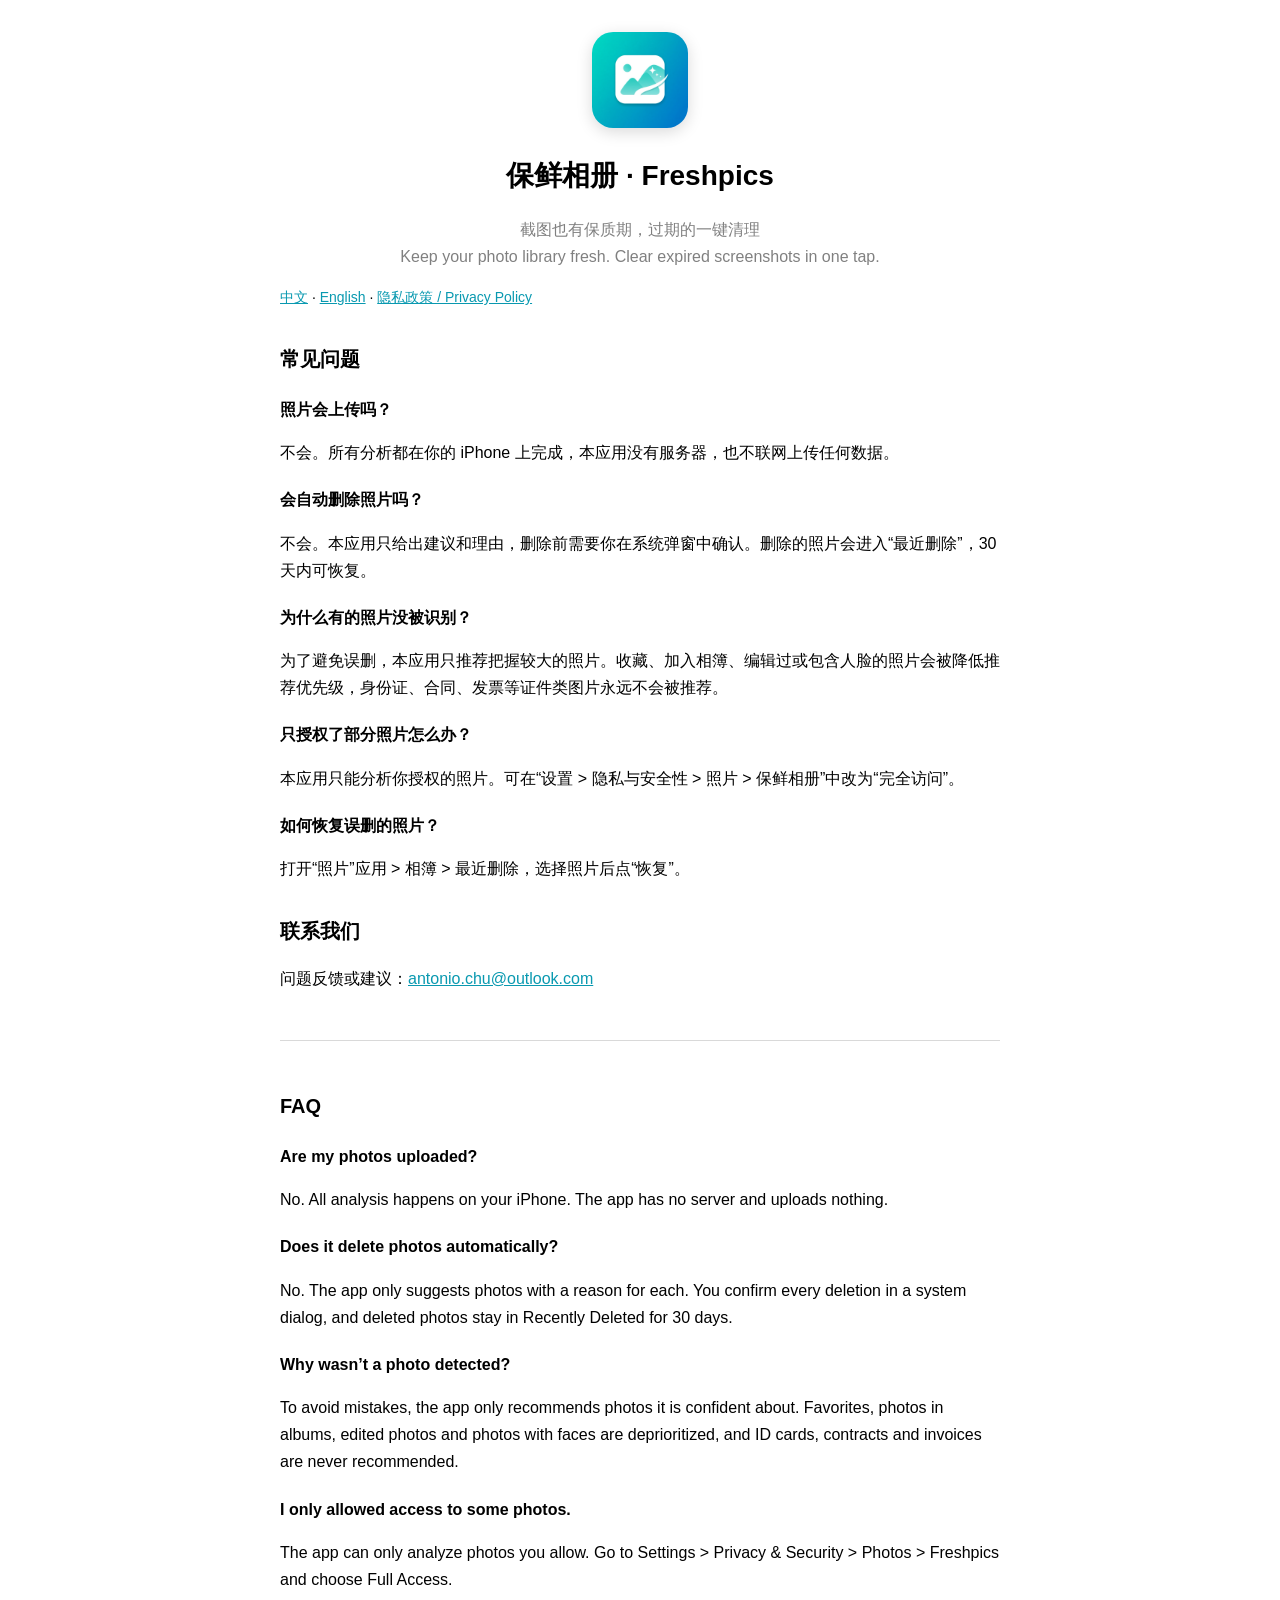
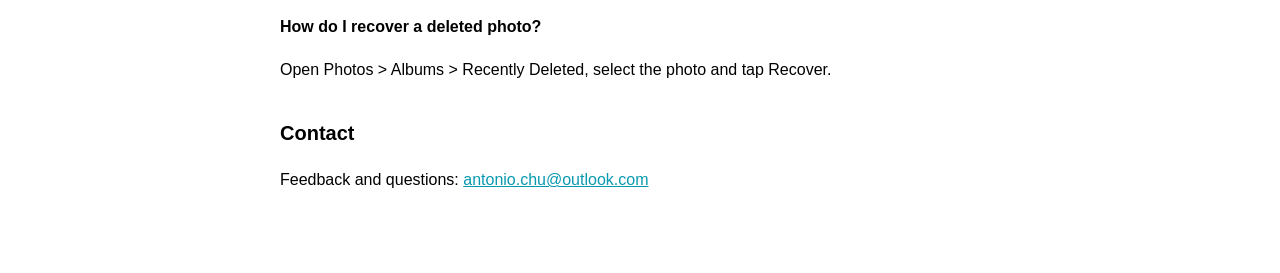
<file: index.html>
<!doctype html>
<!-- 保鲜相册（Freshpics）支持页（中英双语），URL 填入 App Store Connect 的“技术支持网址”。 -->
<html lang="zh-Hans">
<head>
  <meta charset="utf-8">
  <meta name="viewport" content="width=device-width, initial-scale=1">
  <title>保鲜相册 Freshpics 支持 / Support</title>
  <link rel="stylesheet" href="style.css">
</head>
<body>
<main>
  <header class="hero">
    <img src="icon.png" alt="Freshpics" width="96" height="96">
    <h1>保鲜相册 · Freshpics</h1>
    <p>截图也有保质期，过期的一键清理<br><span lang="en">Keep your photo library fresh. Clear expired screenshots in one tap.</span></p>
  </header>
  <nav><a href="#zh">中文</a> · <a href="#en">English</a> · <a href="privacy.html">隐私政策 / Privacy Policy</a></nav>

  <section id="zh">
    <h2>常见问题</h2>
    <h3>照片会上传吗？</h3>
    <p>不会。所有分析都在你的 iPhone 上完成，本应用没有服务器，也不联网上传任何数据。</p>
    <h3>会自动删除照片吗？</h3>
    <p>不会。本应用只给出建议和理由，删除前需要你在系统弹窗中确认。删除的照片会进入“最近删除”，30 天内可恢复。</p>
    <h3>为什么有的照片没被识别？</h3>
    <p>为了避免误删，本应用只推荐把握较大的照片。收藏、加入相簿、编辑过或包含人脸的照片会被降低推荐优先级，身份证、合同、发票等证件类图片永远不会被推荐。</p>
    <h3>只授权了部分照片怎么办？</h3>
    <p>本应用只能分析你授权的照片。可在“设置 &gt; 隐私与安全性 &gt; 照片 &gt; 保鲜相册”中改为“完全访问”。</p>
    <h3>如何恢复误删的照片？</h3>
    <p>打开“照片”应用 &gt; 相簿 &gt; 最近删除，选择照片后点“恢复”。</p>
    <h2>联系我们</h2>
    <p>问题反馈或建议：<a href="mailto:antonio.chu@outlook.com">antonio.chu@outlook.com</a></p>
  </section>

  <hr>

  <section id="en" lang="en">
    <h2>FAQ</h2>
    <h3>Are my photos uploaded?</h3>
    <p>No. All analysis happens on your iPhone. The app has no server and uploads nothing.</p>
    <h3>Does it delete photos automatically?</h3>
    <p>No. The app only suggests photos with a reason for each. You confirm every deletion in a system dialog, and deleted photos stay in Recently Deleted for 30 days.</p>
    <h3>Why wasn’t a photo detected?</h3>
    <p>To avoid mistakes, the app only recommends photos it is confident about. Favorites, photos in albums, edited photos and photos with faces are deprioritized, and ID cards, contracts and invoices are never recommended.</p>
    <h3>I only allowed access to some photos.</h3>
    <p>The app can only analyze photos you allow. Go to Settings &gt; Privacy &amp; Security &gt; Photos &gt; Freshpics and choose Full Access.</p>
    <h3>How do I recover a deleted photo?</h3>
    <p>Open Photos &gt; Albums &gt; Recently Deleted, select the photo and tap Recover.</p>
    <h2>Contact</h2>
    <p>Feedback and questions: <a href="mailto:antonio.chu@outlook.com">antonio.chu@outlook.com</a></p>
  </section>
</main>
</body>
</html>
</file>
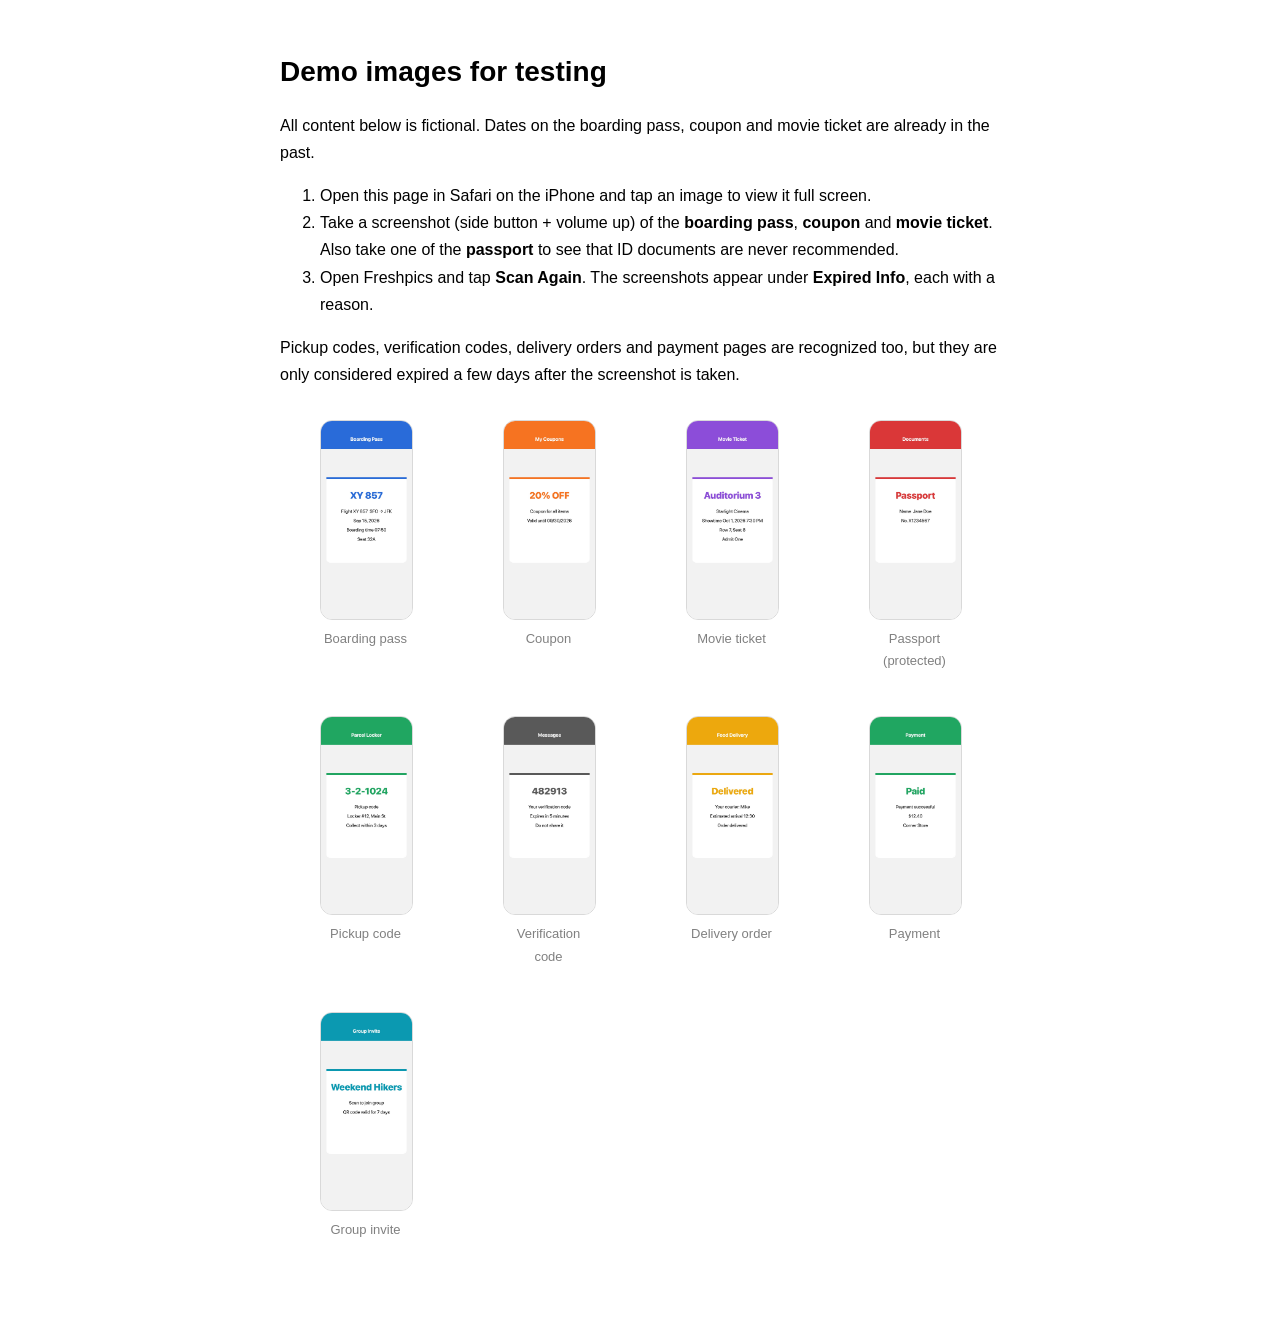
<file: demo/index.html>
<!doctype html>
<!-- 审核员 / 测试者用的演示图片页。图片由 tools/mac/make_test_photos.swift 生成（英文版），内容均为虚构。
     票据上的日期已经过去，截图后无需等待即可被识别为“已过期”。 -->
<html lang="en">
<head>
  <meta charset="utf-8">
  <meta name="viewport" content="width=device-width, initial-scale=1">
  <title>Freshpics Demo Images</title>
  <link rel="stylesheet" href="../style.css">
  <style>
    .grid { display: grid; grid-template-columns: repeat(auto-fill, minmax(150px, 1fr)); gap: 12px; }
    .grid img { width: 100%; border-radius: 12px; border: 1px solid color-mix(in srgb, CanvasText 15%, transparent); }
    figcaption { font-size: 13px; color: GrayText; text-align: center; }
  </style>
</head>
<body>
<main>
  <h1>Demo images for testing</h1>
  <p>All content below is fictional. Dates on the boarding pass, coupon and movie ticket are already in the past.</p>
  <ol>
    <li>Open this page in Safari on the iPhone and tap an image to view it full screen.</li>
    <li>Take a screenshot (side button + volume up) of the <b>boarding pass</b>, <b>coupon</b> and <b>movie ticket</b>.
        Also take one of the <b>passport</b> to see that ID documents are never recommended.</li>
    <li>Open Freshpics and tap <b>Scan Again</b>. The screenshots appear under <b>Expired Info</b>, each with a reason.</li>
  </ol>
  <p>Pickup codes, verification codes, delivery orders and payment pages are recognized too,
     but they are only considered expired a few days after the screenshot is taken.</p>
  <div class="grid">
    <figure><a href="ticket.jpg"><img src="ticket.jpg" alt="Boarding pass"></a><figcaption>Boarding pass</figcaption></figure>
    <figure><a href="coupon.jpg"><img src="coupon.jpg" alt="Coupon"></a><figcaption>Coupon</figcaption></figure>
    <figure><a href="movie.jpg"><img src="movie.jpg" alt="Movie ticket"></a><figcaption>Movie ticket</figcaption></figure>
    <figure><a href="idcard.jpg"><img src="idcard.jpg" alt="Passport (protected)"></a><figcaption>Passport (protected)</figcaption></figure>
    <figure><a href="pickup.jpg"><img src="pickup.jpg" alt="Pickup code"></a><figcaption>Pickup code</figcaption></figure>
    <figure><a href="verify.jpg"><img src="verify.jpg" alt="Verification code"></a><figcaption>Verification code</figcaption></figure>
    <figure><a href="food.jpg"><img src="food.jpg" alt="Delivery order"></a><figcaption>Delivery order</figcaption></figure>
    <figure><a href="payment.jpg"><img src="payment.jpg" alt="Payment"></a><figcaption>Payment</figcaption></figure>
    <figure><a href="groupqr.jpg"><img src="groupqr.jpg" alt="Group invite"></a><figcaption>Group invite</figcaption></figure>
  </div>
</main>
</body>
</html>
</file>
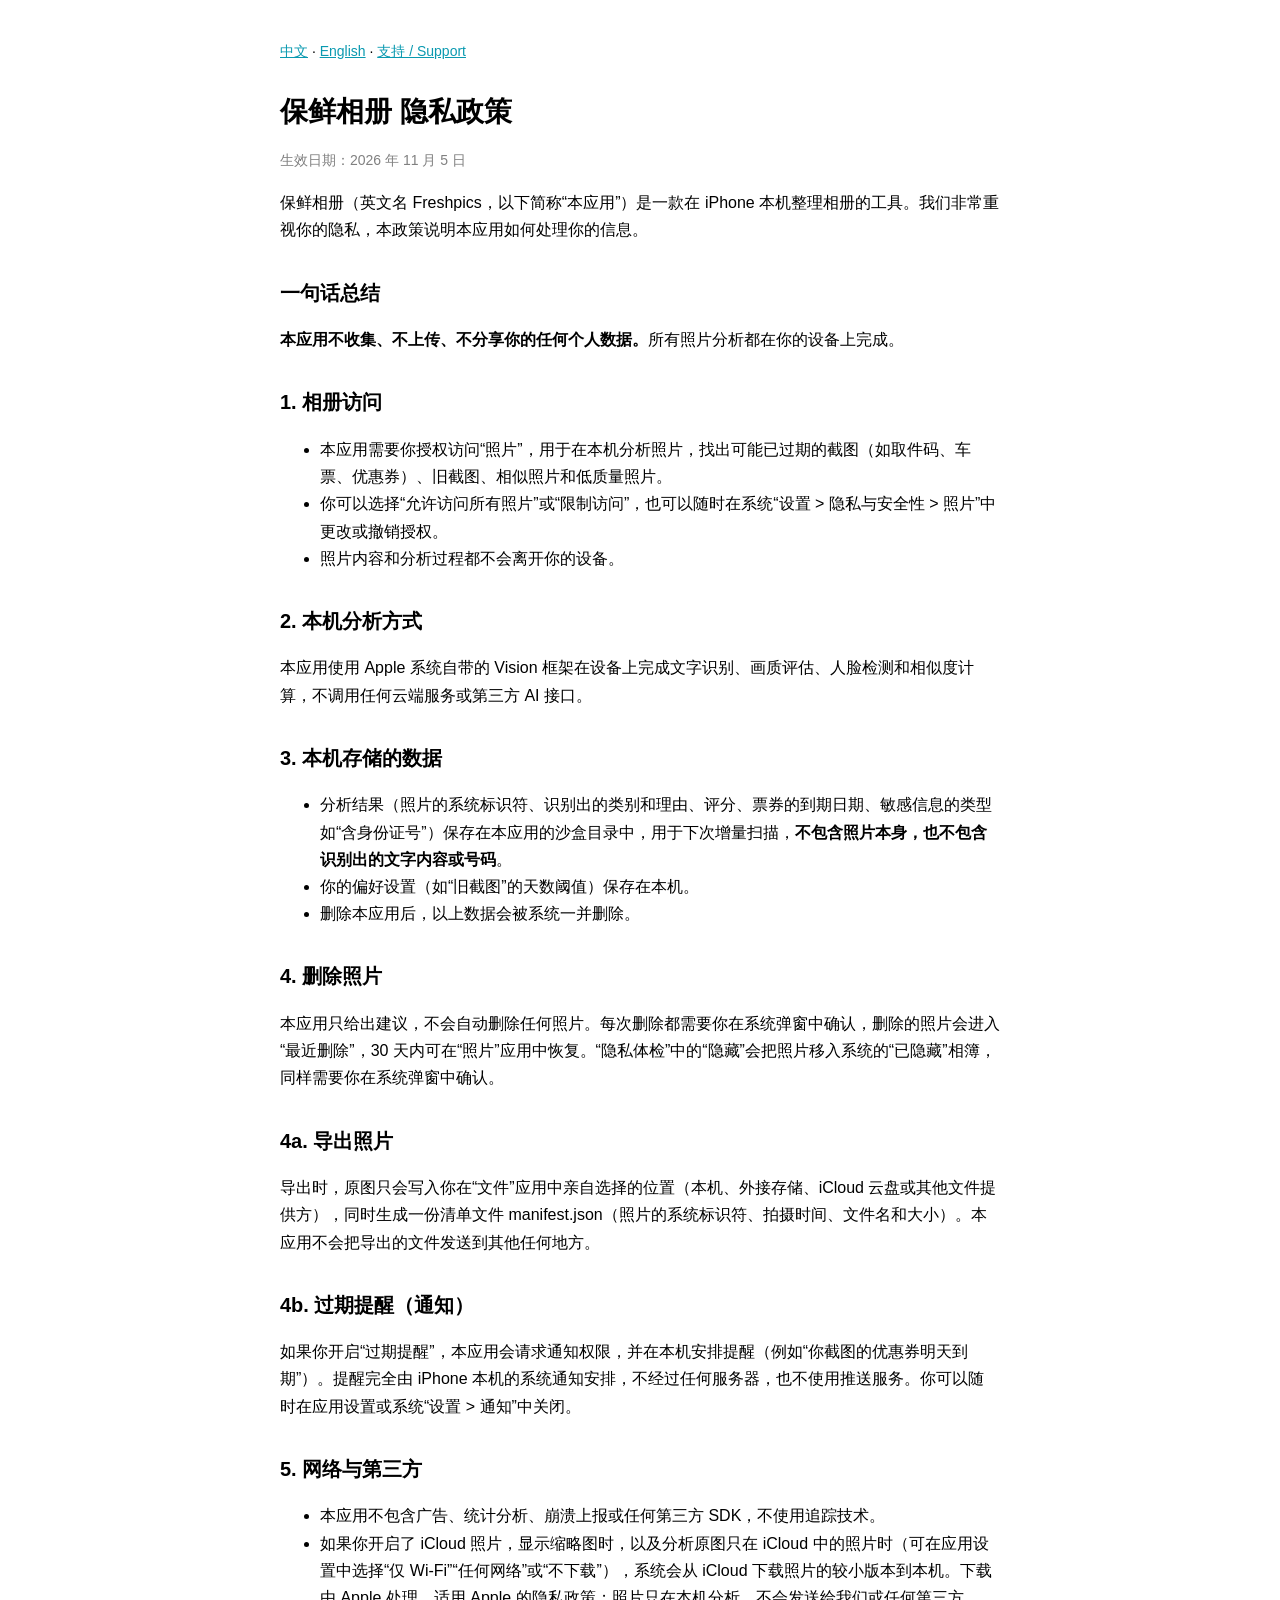
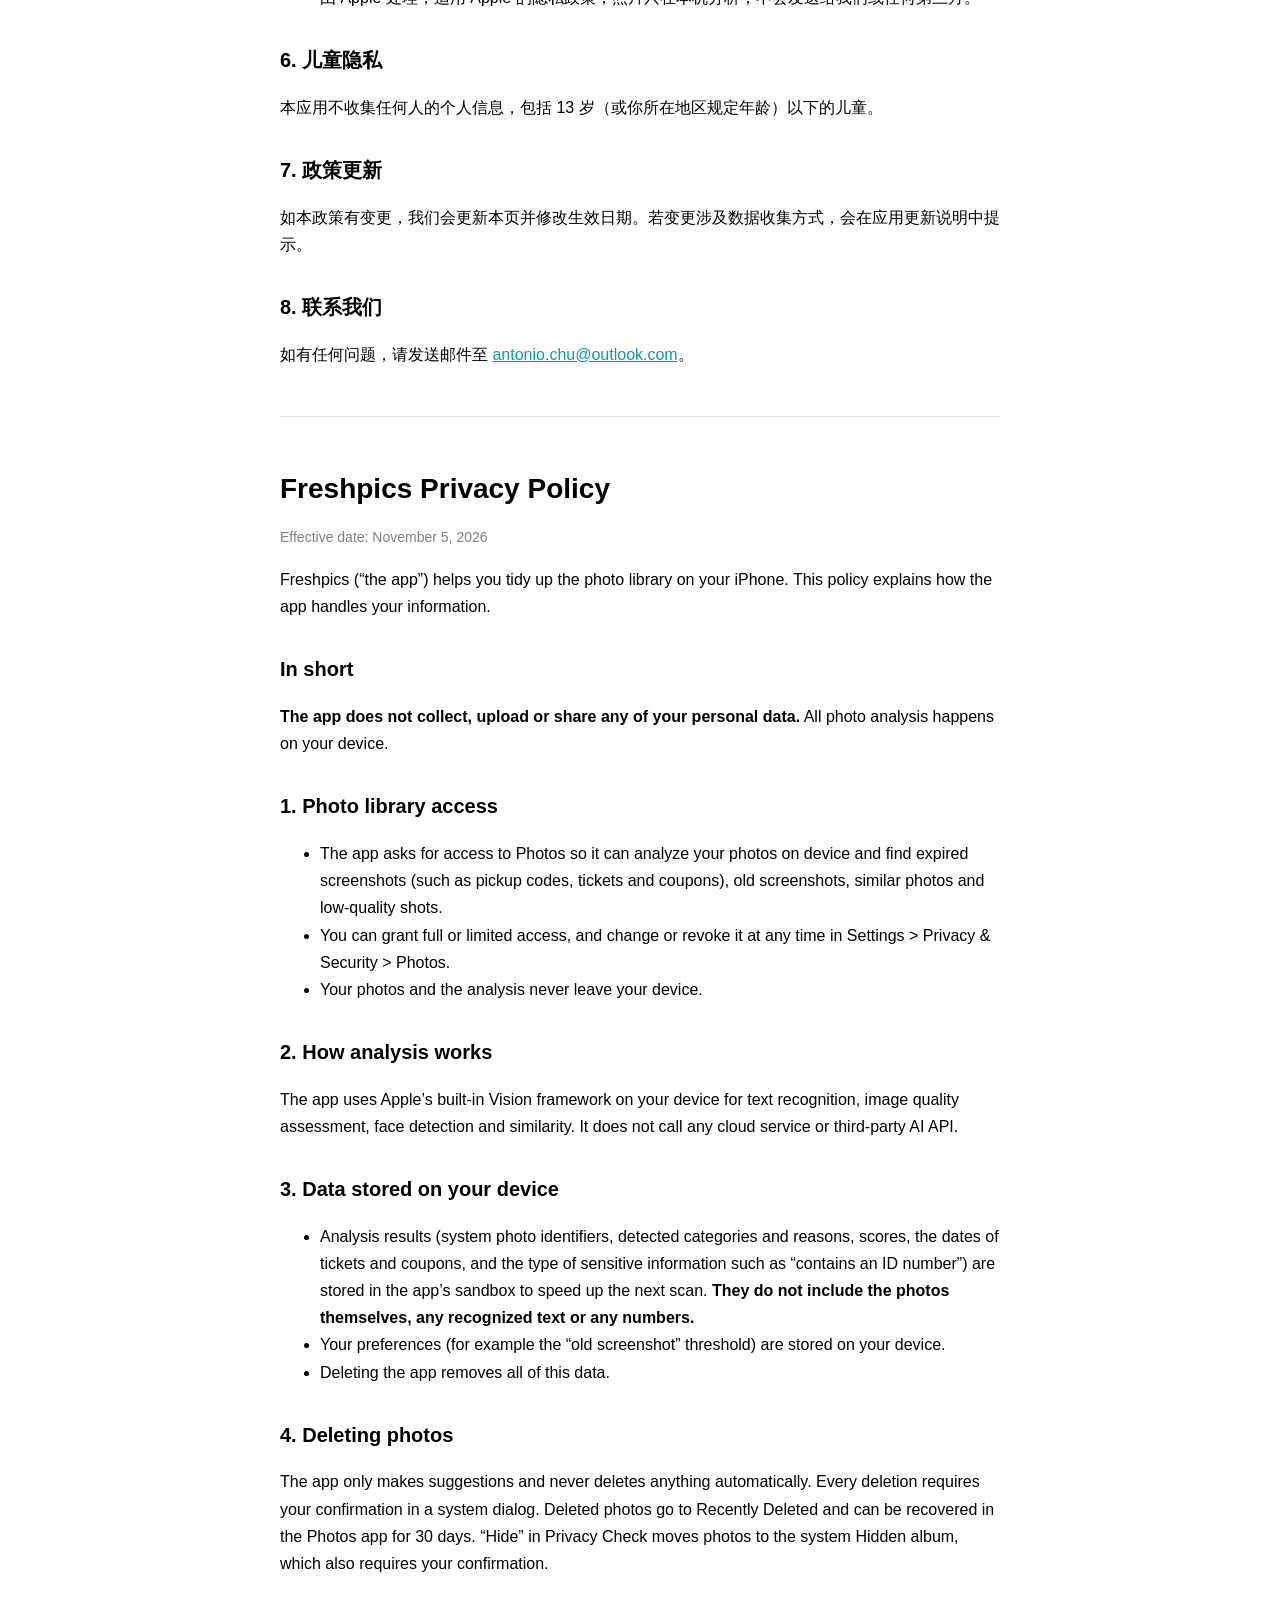
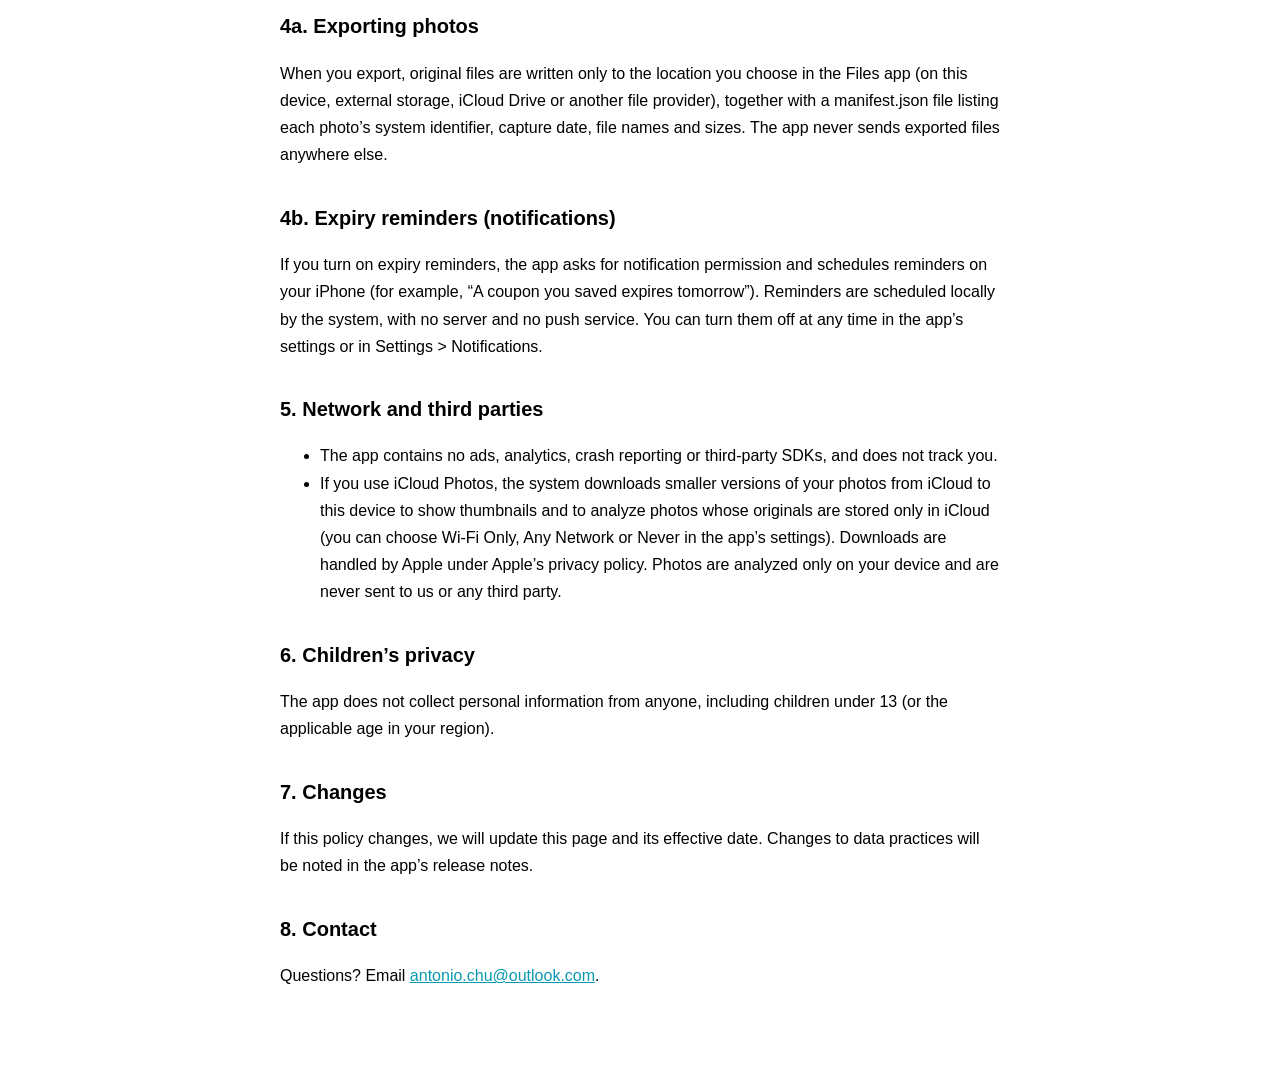
<file: privacy.html>
<!doctype html>
<!-- 保鲜相册（Freshpics）隐私政策（中英双语），URL 填入 App Store Connect 的“隐私政策网址”。
     App 名称、联系邮箱或数据处理方式变更时同步修改本页及生效日期。 -->
<html lang="zh-Hans">
<head>
  <meta charset="utf-8">
  <meta name="viewport" content="width=device-width, initial-scale=1">
  <title>保鲜相册 隐私政策 / Freshpics Privacy Policy</title>
  <link rel="stylesheet" href="style.css">
</head>
<body>
<main>
  <nav><a href="#zh">中文</a> · <a href="#en">English</a> · <a href="index.html">支持 / Support</a></nav>

  <section id="zh">
    <h1>保鲜相册 隐私政策</h1>
    <p class="meta">生效日期：2026 年 11 月 5 日</p>

    <p>保鲜相册（英文名 Freshpics，以下简称“本应用”）是一款在 iPhone 本机整理相册的工具。我们非常重视你的隐私，本政策说明本应用如何处理你的信息。</p>

    <h2>一句话总结</h2>
    <p><strong>本应用不收集、不上传、不分享你的任何个人数据。</strong>所有照片分析都在你的设备上完成。</p>

    <h2>1. 相册访问</h2>
    <ul>
      <li>本应用需要你授权访问“照片”，用于在本机分析照片，找出可能已过期的截图（如取件码、车票、优惠券）、旧截图、相似照片和低质量照片。</li>
      <li>你可以选择“允许访问所有照片”或“限制访问”，也可以随时在系统“设置 &gt; 隐私与安全性 &gt; 照片”中更改或撤销授权。</li>
      <li>照片内容和分析过程都不会离开你的设备。</li>
    </ul>

    <h2>2. 本机分析方式</h2>
    <p>本应用使用 Apple 系统自带的 Vision 框架在设备上完成文字识别、画质评估、人脸检测和相似度计算，不调用任何云端服务或第三方 AI 接口。</p>

    <h2>3. 本机存储的数据</h2>
    <ul>
      <li>分析结果（照片的系统标识符、识别出的类别和理由、评分、票券的到期日期、敏感信息的类型如“含身份证号”）保存在本应用的沙盒目录中，用于下次增量扫描，<strong>不包含照片本身，也不包含识别出的文字内容或号码</strong>。</li>
      <li>你的偏好设置（如“旧截图”的天数阈值）保存在本机。</li>
      <li>删除本应用后，以上数据会被系统一并删除。</li>
    </ul>

    <h2>4. 删除照片</h2>
    <p>本应用只给出建议，不会自动删除任何照片。每次删除都需要你在系统弹窗中确认，删除的照片会进入“最近删除”，30 天内可在“照片”应用中恢复。“隐私体检”中的“隐藏”会把照片移入系统的“已隐藏”相簿，同样需要你在系统弹窗中确认。</p>

    <h2>4a. 导出照片</h2>
    <p>导出时，原图只会写入你在“文件”应用中亲自选择的位置（本机、外接存储、iCloud 云盘或其他文件提供方），同时生成一份清单文件 manifest.json（照片的系统标识符、拍摄时间、文件名和大小）。本应用不会把导出的文件发送到其他任何地方。</p>

    <h2>4b. 过期提醒（通知）</h2>
    <p>如果你开启“过期提醒”，本应用会请求通知权限，并在本机安排提醒（例如“你截图的优惠券明天到期”）。提醒完全由 iPhone 本机的系统通知安排，不经过任何服务器，也不使用推送服务。你可以随时在应用设置或系统“设置 &gt; 通知”中关闭。</p>

    <h2>5. 网络与第三方</h2>
    <ul>
      <li>本应用不包含广告、统计分析、崩溃上报或任何第三方 SDK，不使用追踪技术。</li>
      <li>如果你开启了 iCloud 照片，显示缩略图时，以及分析原图只在 iCloud 中的照片时（可在应用设置中选择“仅 Wi-Fi”“任何网络”或“不下载”），系统会从 iCloud 下载照片的较小版本到本机。下载由 Apple 处理，适用 Apple 的隐私政策；照片只在本机分析，不会发送给我们或任何第三方。</li>
    </ul>

    <h2>6. 儿童隐私</h2>
    <p>本应用不收集任何人的个人信息，包括 13 岁（或你所在地区规定年龄）以下的儿童。</p>

    <h2>7. 政策更新</h2>
    <p>如本政策有变更，我们会更新本页并修改生效日期。若变更涉及数据收集方式，会在应用更新说明中提示。</p>

    <h2>8. 联系我们</h2>
    <p>如有任何问题，请发送邮件至 <a href="mailto:antonio.chu@outlook.com">antonio.chu@outlook.com</a>。</p>
  </section>

  <hr>

  <section id="en" lang="en">
    <h1>Freshpics Privacy Policy</h1>
    <p class="meta">Effective date: November 5, 2026</p>

    <p>Freshpics (“the app”) helps you tidy up the photo library on your iPhone. This policy explains how the app handles your information.</p>

    <h2>In short</h2>
    <p><strong>The app does not collect, upload or share any of your personal data.</strong> All photo analysis happens on your device.</p>

    <h2>1. Photo library access</h2>
    <ul>
      <li>The app asks for access to Photos so it can analyze your photos on device and find expired screenshots (such as pickup codes, tickets and coupons), old screenshots, similar photos and low-quality shots.</li>
      <li>You can grant full or limited access, and change or revoke it at any time in Settings &gt; Privacy &amp; Security &gt; Photos.</li>
      <li>Your photos and the analysis never leave your device.</li>
    </ul>

    <h2>2. How analysis works</h2>
    <p>The app uses Apple’s built-in Vision framework on your device for text recognition, image quality assessment, face detection and similarity. It does not call any cloud service or third-party AI API.</p>

    <h2>3. Data stored on your device</h2>
    <ul>
      <li>Analysis results (system photo identifiers, detected categories and reasons, scores, the dates of tickets and coupons, and the type of sensitive information such as “contains an ID number”) are stored in the app’s sandbox to speed up the next scan. <strong>They do not include the photos themselves, any recognized text or any numbers.</strong></li>
      <li>Your preferences (for example the “old screenshot” threshold) are stored on your device.</li>
      <li>Deleting the app removes all of this data.</li>
    </ul>

    <h2>4. Deleting photos</h2>
    <p>The app only makes suggestions and never deletes anything automatically. Every deletion requires your confirmation in a system dialog. Deleted photos go to Recently Deleted and can be recovered in the Photos app for 30 days. “Hide” in Privacy Check moves photos to the system Hidden album, which also requires your confirmation.</p>

    <h2>4a. Exporting photos</h2>
    <p>When you export, original files are written only to the location you choose in the Files app (on this device, external storage, iCloud Drive or another file provider), together with a manifest.json file listing each photo’s system identifier, capture date, file names and sizes. The app never sends exported files anywhere else.</p>

    <h2>4b. Expiry reminders (notifications)</h2>
    <p>If you turn on expiry reminders, the app asks for notification permission and schedules reminders on your iPhone (for example, “A coupon you saved expires tomorrow”). Reminders are scheduled locally by the system, with no server and no push service. You can turn them off at any time in the app’s settings or in Settings &gt; Notifications.</p>

    <h2>5. Network and third parties</h2>
    <ul>
      <li>The app contains no ads, analytics, crash reporting or third-party SDKs, and does not track you.</li>
      <li>If you use iCloud Photos, the system downloads smaller versions of your photos from iCloud to this device to show thumbnails and to analyze photos whose originals are stored only in iCloud (you can choose Wi-Fi Only, Any Network or Never in the app’s settings). Downloads are handled by Apple under Apple’s privacy policy. Photos are analyzed only on your device and are never sent to us or any third party.</li>
    </ul>

    <h2>6. Children’s privacy</h2>
    <p>The app does not collect personal information from anyone, including children under 13 (or the applicable age in your region).</p>

    <h2>7. Changes</h2>
    <p>If this policy changes, we will update this page and its effective date. Changes to data practices will be noted in the app’s release notes.</p>

    <h2>8. Contact</h2>
    <p>Questions? Email <a href="mailto:antonio.chu@outlook.com">antonio.chu@outlook.com</a>.</p>
  </section>
</main>
</body>
</html>
</file>
<file: style.css>
/* 支持页与隐私政策共用样式：系统字体、窄栏阅读、自动适配深色模式 */
:root { color-scheme: light dark; --accent: #0999b0; }
body {
  margin: 0;
  font: 16px/1.7 -apple-system, BlinkMacSystemFont, "PingFang SC", "Helvetica Neue", sans-serif;
  background: Canvas;
  color: CanvasText;
}
main { max-width: 720px; margin: 0 auto; padding: 32px 20px 64px; }
a { color: var(--accent); }
nav { margin: 8px 0 24px; font-size: 14px; }
h1 { font-size: 28px; margin: 16px 0 4px; }
h2 { font-size: 20px; margin-top: 32px; }
h3 { font-size: 16px; margin: 20px 0 4px; }
.meta { color: GrayText; font-size: 14px; }
hr { border: 0; border-top: 1px solid color-mix(in srgb, CanvasText 15%, transparent); margin: 48px 0; }
.hero { text-align: center; }
.hero img { border-radius: 22%; box-shadow: 0 4px 16px rgb(0 0 0 / 15%); }
.hero p { color: GrayText; }
</file>
